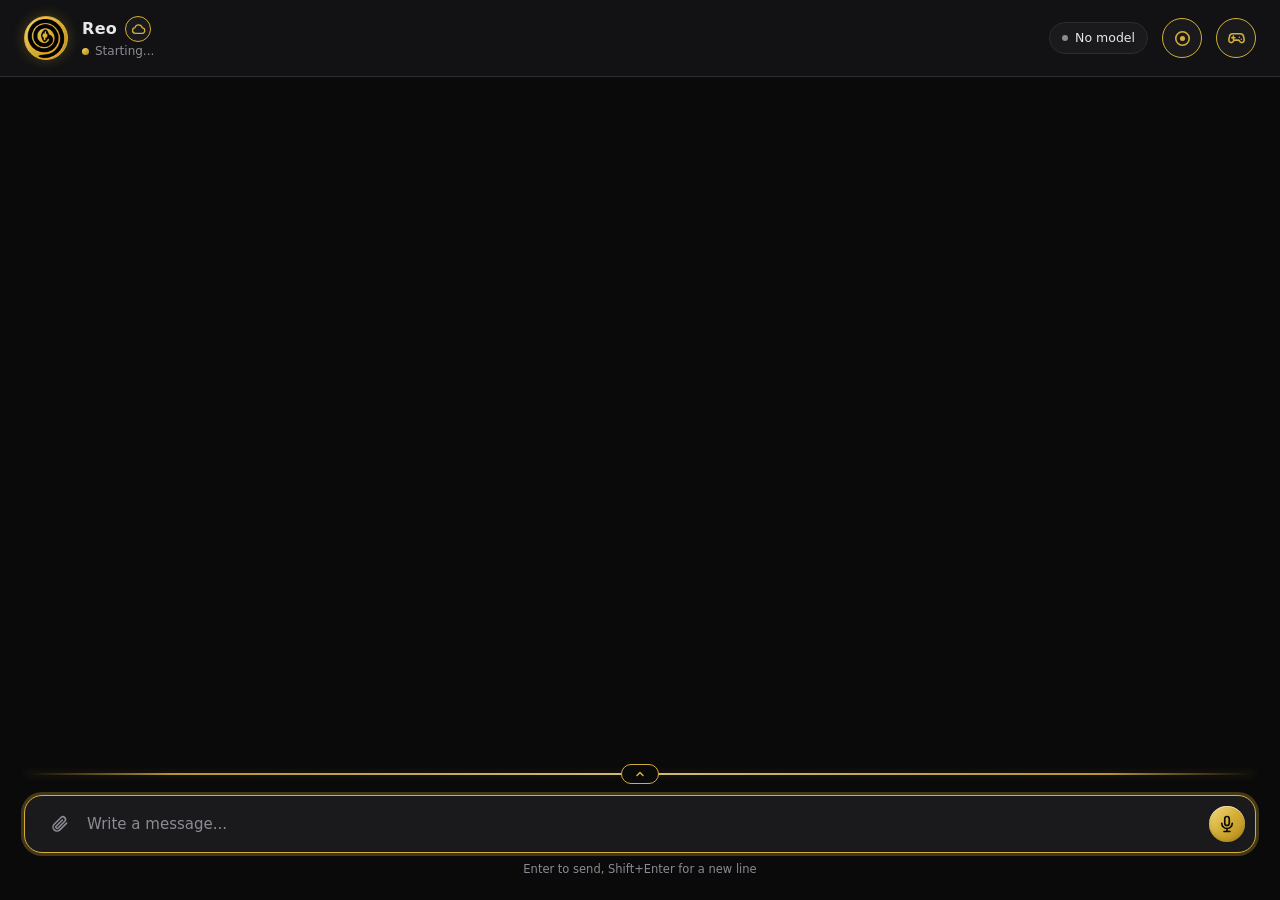
<file: reo/ui/index.html>
<!doctype html>
<html lang="en">
<head>
<meta charset="utf-8">
<meta name="viewport" content="width=device-width, initial-scale=1">
<title>Reo</title>
<link rel="icon" href="assets/reo.png" type="image/png">
<link rel="stylesheet" href="reo.css">
<!--DEV-->
</head>
<body>
<div class="winbar" id="winbar" hidden>
  <img class="winicon" alt="" src="assets/reo.png"><span class="wintitle">Reo</span>
  <div class="wincontrols">
    <button type="button" id="winMin" title="Minimize" aria-label="Minimize"><svg viewBox="0 0 12 12"><path d="M2 6h8"/></svg></button>
    <button type="button" id="winMax" title="Maximize" aria-label="Maximize"><svg viewBox="0 0 12 12"><rect x="2.5" y="2.5" width="7" height="7" rx="1"/></svg></button>
    <button type="button" id="winClose" class="close" title="Close" aria-label="Close Reo"><svg viewBox="0 0 12 12"><path d="M2.5 2.5l7 7M9.5 2.5l-7 7"/></svg></button>
  </div>
</div>
<div class="app">
  <header>
    <div class="avatar" id="avatar" role="button" tabindex="0" aria-label="Conversations" aria-expanded="false" title="Conversations (Ctrl+K)"><img alt="Reo" id="avatarImg"></div>
    <div class="id">
      <div class="namerow"><h1 id="name">Reo</h1>
        <button id="cloudBtn" type="button" aria-pressed="false" title="Cloud model: answer with the API provider instead of the local model" aria-label="Cloud model">
          <svg viewBox="0 0 24 24" fill="none" stroke="currentColor" stroke-width="2" stroke-linecap="round" stroke-linejoin="round"><path d="M7 18a4.5 4.5 0 0 1-.6-8.96A6 6 0 0 1 18 9.5a4.2 4.2 0 0 1-.5 8.5z"/></svg>
        </button>
      </div>
      <div class="status"><span class="dot busy" id="dot"></span><span id="status">Starting...</span></div>
    </div>
    <button class="chip" id="modelChip" type="button" title="Models"><span class="dot off" id="chipDot"></span><span id="chipText">No model</span></button>
    <button id="orbBtn" type="button" title="Orb mode" aria-label="Orb mode" aria-pressed="false">
      <svg viewBox="0 0 24 24" fill="none" stroke="currentColor" stroke-width="2" stroke-linecap="round" stroke-linejoin="round"><circle cx="12" cy="12" r="8.5"/><circle cx="12" cy="12" r="3.2" fill="currentColor" stroke="none"/></svg>
    </button>
    <button id="gameBtn" type="button" title="Gameplay: let Reo play a game for you" aria-label="Gameplay" aria-haspopup="dialog">
      <svg viewBox="0 0 24 24" fill="none" stroke="currentColor" stroke-width="2" stroke-linecap="round" stroke-linejoin="round"><path d="M6 11h4M8 9v4"/><circle cx="15.5" cy="10.5" r=".9" fill="currentColor" stroke="none"/><circle cx="18" cy="13" r=".9" fill="currentColor" stroke="none"/><path d="M7.2 6h9.6a4.2 4.2 0 0 1 4.1 3.3l.8 4.4a3 3 0 0 1-5.2 2.4L14.8 14H9.2l-1.7 2.1a3 3 0 0 1-5.2-2.4l.8-4.4A4.2 4.2 0 0 1 7.2 6z"/></svg>
    </button>
  </header>

  <main id="messages" aria-live="polite"></main>

  <div class="tray" id="tray">
    <button class="tray-line" id="trayLine" type="button" aria-expanded="false" aria-controls="trayPanel" title="Options">
      <span class="grip"><svg viewBox="0 0 24 24" fill="none" stroke="currentColor" stroke-width="3" stroke-linecap="round" stroke-linejoin="round"><path d="M6 15l6-6 6 6"/></svg></span>
    </button>
    <div class="tray-panel" id="trayPanel">
      <div class="tray-inner">
        <div class="tray-row">
          <button class="switch" type="button" role="switch" aria-checked="false" data-key="deepThinking" title="Slower, more careful answers">
            <span class="track"><span class="thumb"></span></span><span>Deep thinking</span>
          </button>
          <button class="switch" type="button" role="switch" aria-checked="false" data-key="computerControl" title="Allows Reo to operate your computer, but only when you ask him to in a message">
            <span class="track"><span class="thumb"></span></span><span>Computer Control</span>
          </button>
          <button class="menu-btn" id="menuBtn" type="button" aria-haspopup="dialog">
            <svg viewBox="0 0 24 24" fill="none" stroke="currentColor" stroke-width="2.2" stroke-linecap="round"><path d="M4 7h16M4 12h16M4 17h16"/></svg>Menu
          </button>
        </div>
      </div>
    </div>
  </div>

  <div class="menu-overlay" id="menuOverlay" hidden>
    <div class="menu-dialog" role="dialog" aria-modal="true" aria-labelledby="menuTitle">
      <div class="menu-head">
        <h2 id="menuTitle">Menu</h2>
        <button class="icon-btn" id="menuClose" type="button" aria-label="Close menu">
          <svg viewBox="0 0 24 24" fill="none" stroke="currentColor" stroke-width="2.4" stroke-linecap="round"><path d="M6 6l12 12M18 6L6 18"/></svg>
        </button>
      </div>
      <div class="menu-body" id="menuBody">
        <div class="menu-row"><div class="menu-row-head">
          <span class="menu-label">Models<span class="menu-sub" id="menuModelSub">No model loaded</span></span>
          <button type="button" class="menu-select connect" data-panel="models">Manage</button>
        </div></div>
        <div class="menu-sep"></div>
        <div class="menu-row"><div class="menu-row-head">
          <span class="menu-label">API provider<span class="menu-sub" id="menuApiSub">Fallback not set up</span></span>
          <button type="button" class="menu-select" data-panel="api">Set up</button>
        </div></div>
        <div class="menu-sep"></div>
        <div class="menu-row"><div class="menu-row-head">
          <span class="menu-label">Settings<span class="menu-sub">Personality, generation, performance</span></span>
          <button type="button" class="menu-select" data-panel="settings">Open</button>
        </div></div>
        <div class="menu-sep"></div>
        <div class="menu-row">
          <div class="menu-row-head">
            <span class="menu-label">Microphone</span>
            <button type="button" class="menu-select" id="micSelect" aria-haspopup="listbox" aria-expanded="false"><span class="val" id="micValue">System default</span><svg viewBox="0 0 24 24" fill="none" stroke="currentColor" stroke-width="3" stroke-linecap="round" stroke-linejoin="round"><path d="M6 9l6 6 6-6"/></svg></button>
          </div>
          <ul class="menu-list" id="micList" role="listbox" aria-label="Microphones" hidden></ul>
        </div>
        <div class="menu-sep"></div>
        <div class="menu-row">
          <div class="menu-row-head">
            <span class="menu-label">Reo's Voice</span>
            <div class="voice-controls">
              <button type="button" class="menu-select" id="voiceSelect" aria-haspopup="listbox" aria-expanded="false"><span class="val" id="voiceValue">Not selected</span><svg viewBox="0 0 24 24" fill="none" stroke="currentColor" stroke-width="3" stroke-linecap="round" stroke-linejoin="round"><path d="M6 9l6 6 6-6"/></svg></button>
              <button type="button" class="menu-select preview" id="voicePreview" title="Preview this voice" aria-label="Preview this voice">Preview</button>
            </div>
          </div>
          <div class="voice-dl" id="voiceDl" role="status" aria-live="polite" hidden>
            <div class="voice-dl-top">
              <span class="voice-dl-msg" id="voiceDlMsg"></span>
              <button type="button" class="menu-select connect" id="voiceDlBtn" hidden>Download</button>
              <button type="button" class="voice-dl-cancel" id="voiceDlCancel" hidden>Cancel</button>
            </div>
            <div class="progress" id="voiceDlBar" hidden><i></i></div>
            <div class="voice-dl-meta" id="voiceDlMeta" hidden></div>
          </div>
          <ul class="menu-list" id="voiceList" role="listbox" aria-label="Voicebanks" hidden></ul>
        </div>
        <div class="menu-sep"></div>
        <div class="menu-row">
          <div class="menu-row-head">
            <span class="menu-label">Volume</span>
            <div class="range-row voice-volume"><input type="range" id="volumeRange" min="0" max="100" step="1" value="100" aria-label="Voice volume"><output id="volumeOut">100%</output></div>
          </div>
        </div>
        <div class="menu-sep"></div>
        <div class="menu-row">
          <div class="menu-row-head"><span class="menu-label">Pronunciation</span></div>
          <textarea class="pron-in" id="pronRules" rows="3" spellcheck="false" aria-label="Pronunciation rules" placeholder="colega = co le ga"></textarea>
          <div class="hint2">One rule per line: the word = how it should sound. Only changes speech, not the text.</div>
        </div>
        <div class="menu-sep"></div>
        <div class="menu-row"><div class="menu-row-head">
          <span class="menu-label">Discord</span>
          <button type="button" class="menu-select connect" id="discordBtn">Connect</button>
        </div></div>
      </div>
    </div>
  </div>

  <div class="panel-overlay" id="panelOverlay" hidden>
    <div class="menu-dialog wide" role="dialog" aria-modal="true" aria-labelledby="panelTitle">
      <div class="menu-head">
        <h2 id="panelTitle">Models</h2>
        <button class="icon-btn" id="panelClose" type="button" aria-label="Close">
          <svg viewBox="0 0 24 24" fill="none" stroke="currentColor" stroke-width="2.4" stroke-linecap="round"><path d="M6 6l12 12M18 6L6 18"/></svg>
        </button>
      </div>
      <div class="tabs" role="tablist" id="panelTabs">
        <button class="tab" role="tab" data-panel="models">Models</button>
        <button class="tab" role="tab" data-panel="api">API provider</button>
        <button class="tab" role="tab" data-panel="gameplay">Gameplay</button>
        <button class="tab" role="tab" data-panel="settings">Settings</button>
      </div>
      <div class="panel-body" id="panelBody"></div>
    </div>
  </div>

  <div class="computing" id="computing" role="status" aria-live="polite" hidden><span class="pulse"></span>Computing, press <kbd>Esc</kbd> to stop me</div>
  <div class="composer">
    <div class="files" id="files"></div>
    <div class="input-box">
      <button class="attach-btn" id="attachBtn" type="button" title="Attach documents (PDF, Word, Excel, PowerPoint) or text and code files" aria-label="Attach files">
        <svg viewBox="0 0 24 24" fill="none" stroke="currentColor" stroke-width="2" stroke-linecap="round" stroke-linejoin="round"><path d="M21 11.5l-8.6 8.6a5 5 0 0 1-7.1-7.1l8.6-8.6a3.4 3.4 0 0 1 4.8 4.8l-8.6 8.6a1.7 1.7 0 0 1-2.4-2.4l7.9-7.9"/></svg>
      </button>
      <textarea id="input" rows="1" placeholder="Write a message..." autofocus></textarea>
      <button id="send" type="button" data-mode="mic" title="Dictate a message" aria-label="Dictate a message">
        <svg class="ico-send" viewBox="0 0 24 24" fill="none" stroke="currentColor" stroke-width="2.4" stroke-linecap="round" stroke-linejoin="round"><path d="M12 19V5M5 12l7-7 7 7"/></svg>
        <svg class="ico-mic" viewBox="0 0 24 24" fill="none" stroke="currentColor" stroke-width="2.2" stroke-linecap="round" stroke-linejoin="round"><rect x="9" y="2" width="6" height="12" rx="3"/><path d="M5 11a7 7 0 0 0 14 0M12 18v4M8 22h8"/></svg>
        <svg class="ico-stop" viewBox="0 0 24 24" fill="currentColor"><rect x="6" y="6" width="12" height="12" rx="2.5"/></svg>
      </button>
    </div>
    <input type="file" id="fileInput" multiple hidden>
    <div class="hint">Enter to send, Shift+Enter for a new line</div>
  </div>
</div>

<div class="drawer-scrim" id="drawerScrim"></div>
<aside class="drawer" id="drawer" aria-label="Conversations">
  <div class="drawer-top">
    <button class="new-chat" id="newChat" type="button" title="New conversation (Ctrl+N)">
      <span class="icon"><img alt="" id="drawerIcon"></span><span>New conversation</span>
    </button>
    <input class="in" id="search" type="search" placeholder="Search conversations" aria-label="Search conversations">
  </div>
  <div class="conv-list" id="convList"></div>
</aside>

<div class="orb-view" id="orb" data-state="idle">
  <button id="orbExit" type="button" title="Back to chat (Esc)" aria-label="Back to chat">
    <svg viewBox="0 0 24 24" fill="none" stroke="currentColor" stroke-width="2" stroke-linecap="round" stroke-linejoin="round"><path d="M4 9V4h5M20 9V4h-5M4 15v5h5M20 15v5h-5"/></svg>
  </button>
  <div class="orb-popup-host" id="orbPopupHost"></div>
  <div class="orb-wrap" id="orbWrap" title="Click to mute or unmute">
    <span class="orb-spin"></span>
    <div class="orb"><img alt="Reo" id="orbImg"></div>
  </div>
</div>

<div class="toasts" id="toasts"></div>

<script src="app.js"></script>
</body>
</html>
</file>
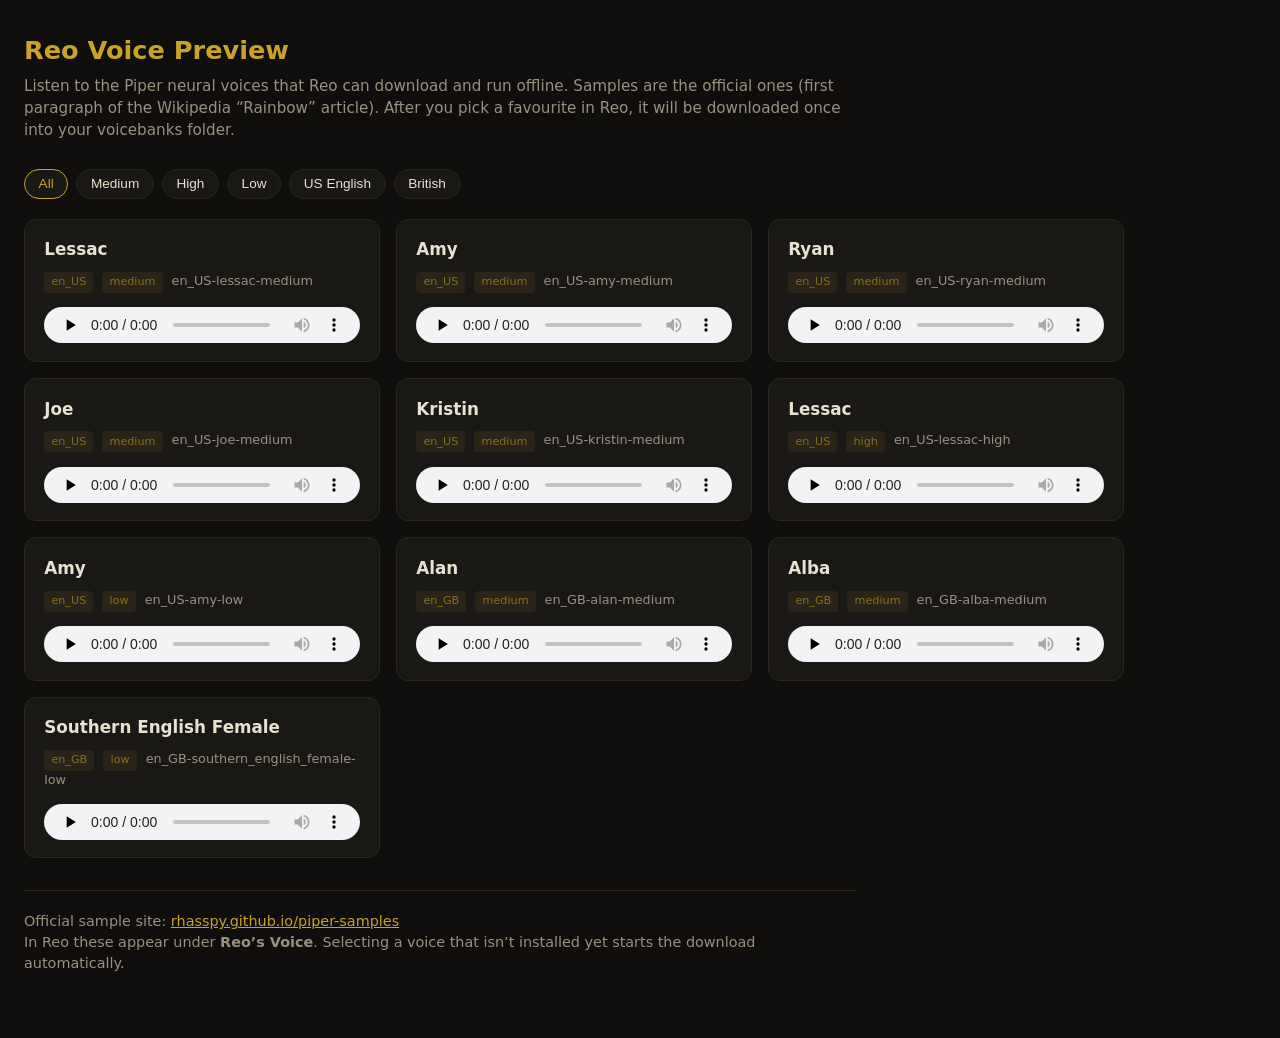
<file: tools/voice_preview.html>
<!DOCTYPE html>
<html lang="en">
<head>
<meta charset="utf-8">
<meta name="viewport" content="width=device-width, initial-scale=1">
<title>Reo — Piper Voice Preview</title>
<style>
  :root {
    --bg: #0f0e0c;
    --card: #1a1814;
    --gold: #c9a227;
    --gold-dim: #8a7019;
    --text: #e8e0d0;
    --muted: #9a9080;
    --border: #2a2620;
  }
  * { box-sizing: border-box; margin: 0; padding: 0; }
  body {
    font-family: "Segoe UI", system-ui, sans-serif;
    background: var(--bg);
    color: var(--text);
    min-height: 100vh;
    padding: 2rem 1.5rem 4rem;
    line-height: 1.45;
  }
  h1 {
    font-size: 1.6rem;
    font-weight: 600;
    color: var(--gold);
    margin-bottom: 0.35rem;
  }
  .sub {
    color: var(--muted);
    font-size: 0.95rem;
    margin-bottom: 1.75rem;
    max-width: 52rem;
  }
  .grid {
    display: grid;
    grid-template-columns: repeat(auto-fill, minmax(280px, 1fr));
    gap: 1rem;
    max-width: 1100px;
  }
  .card {
    background: var(--card);
    border: 1px solid var(--border);
    border-radius: 12px;
    padding: 1.1rem 1.2rem;
    display: flex;
    flex-direction: column;
    gap: 0.65rem;
  }
  .card h2 {
    font-size: 1.05rem;
    font-weight: 600;
    color: var(--text);
  }
  .meta {
    font-size: 0.8rem;
    color: var(--muted);
  }
  .badge {
    display: inline-block;
    font-size: 0.7rem;
    padding: 0.15rem 0.45rem;
    border-radius: 4px;
    background: #2a2418;
    color: var(--gold-dim);
    margin-right: 0.3rem;
  }
  audio {
    width: 100%;
    height: 36px;
    margin-top: 0.25rem;
  }
  .note {
    margin-top: 2rem;
    max-width: 52rem;
    font-size: 0.9rem;
    color: var(--muted);
    border-top: 1px solid var(--border);
    padding-top: 1.25rem;
  }
  a { color: var(--gold); }
  .filter {
    margin-bottom: 1.25rem;
    display: flex;
    flex-wrap: wrap;
    gap: 0.5rem;
  }
  .filter button {
    background: var(--card);
    border: 1px solid var(--border);
    color: var(--text);
    padding: 0.4rem 0.85rem;
    border-radius: 999px;
    cursor: pointer;
    font-size: 0.85rem;
  }
  .filter button.active, .filter button:hover {
    border-color: var(--gold);
    color: var(--gold);
  }
</style>
</head>
<body>
  <h1>Reo Voice Preview</h1>
  <p class="sub">
    Listen to the Piper neural voices that Reo can download and run offline.
    Samples are the official ones (first paragraph of the Wikipedia “Rainbow” article).
    After you pick a favourite in Reo, it will be downloaded once into your voicebanks folder.
  </p>

  <div class="filter" id="filters">
    <button class="active" data-q="all">All</button>
    <button data-q="medium">Medium</button>
    <button data-q="high">High</button>
    <button data-q="low">Low</button>
    <button data-q="en_US">US English</button>
    <button data-q="en_GB">British</button>
  </div>

  <div class="grid" id="grid"></div>

  <p class="note">
    Official sample site: <a href="https://rhasspy.github.io/piper-samples/" target="_blank" rel="noopener">rhasspy.github.io/piper-samples</a><br>
    In Reo these appear under <strong>Reo’s Voice</strong>. Selecting a voice that isn’t installed yet starts the download automatically.
  </p>

<script>
const VOICES = [
  { id: "en_US-lessac-medium", name: "Lessac",  lang: "en_US", quality: "medium", sample: "https://rhasspy.github.io/piper-samples/samples/en_US-lessac-medium.wav" },
  { id: "en_US-amy-medium",    name: "Amy",     lang: "en_US", quality: "medium", sample: "https://rhasspy.github.io/piper-samples/samples/en_US-amy-medium.wav" },
  { id: "en_US-ryan-medium",   name: "Ryan",    lang: "en_US", quality: "medium", sample: "https://rhasspy.github.io/piper-samples/samples/en_US-ryan-medium.wav" },
  { id: "en_US-joe-medium",    name: "Joe",     lang: "en_US", quality: "medium", sample: "https://rhasspy.github.io/piper-samples/samples/en_US-joe-medium.wav" },
  { id: "en_US-kristin-medium",name: "Kristin", lang: "en_US", quality: "medium", sample: "https://rhasspy.github.io/piper-samples/samples/en_US-kristin-medium.wav" },
  { id: "en_US-lessac-high",   name: "Lessac",  lang: "en_US", quality: "high",   sample: "https://rhasspy.github.io/piper-samples/samples/en_US-lessac-high.wav" },
  { id: "en_US-amy-low",       name: "Amy",     lang: "en_US", quality: "low",    sample: "https://rhasspy.github.io/piper-samples/samples/en_US-amy-low.wav" },
  { id: "en_GB-alan-medium",   name: "Alan",    lang: "en_GB", quality: "medium", sample: "https://rhasspy.github.io/piper-samples/samples/en_GB-alan-medium.wav" },
  { id: "en_GB-alba-medium",   name: "Alba",    lang: "en_GB", quality: "medium", sample: "https://rhasspy.github.io/piper-samples/samples/en_GB-alba-medium.wav" },
  { id: "en_GB-southern_english_female-low", name: "Southern English Female", lang: "en_GB", quality: "low", sample: "https://rhasspy.github.io/piper-samples/samples/en_GB-southern_english_female-low.wav" },
];

const grid = document.getElementById("grid");
let filter = "all";

function render() {
  grid.innerHTML = "";
  VOICES.filter(v => {
    if (filter === "all") return true;
    if (filter === "medium" || filter === "high" || filter === "low") return v.quality === filter;
    return v.lang === filter;
  }).forEach(v => {
    const card = document.createElement("div");
    card.className = "card";
    card.innerHTML = `
      <h2>${v.name}</h2>
      <div class="meta">
        <span class="badge">${v.lang}</span>
        <span class="badge">${v.quality}</span>
        <span>${v.id}</span>
      </div>
      <audio controls preload="none" src="${v.sample}"></audio>
    `;
    grid.appendChild(card);
  });
}

document.getElementById("filters").addEventListener("click", e => {
  if (e.target.tagName !== "BUTTON") return;
  document.querySelectorAll("#filters button").forEach(b => b.classList.remove("active"));
  e.target.classList.add("active");
  filter = e.target.dataset.q;
  render();
});

render();
</script>
</body>
</html>
</file>
<file: reo/ui/reo.css>
/* ===== Base design: carried over from Reo_UI.html ===== */
:root {
  --bg: #0a0a0b;
  --panel: #121214;
  --surface: #1a1a1d;
  --surface-2: #222226;
  --border: #2c2c31;
  --text: #e8e8ea;
  --muted: #8b8b93;
  --gold: #d4af37;
  --gold-soft: rgba(212, 175, 55, 0.28);
  --gold-grad: linear-gradient(135deg, #f6dc82 0%, #d4af37 48%, #b58b1a 100%);
  --gold-shine: inset 0 1px 0 rgba(255,255,255,.55), inset 0 -2px 4px rgba(120,85,0,.3);
  --danger: #e5484d;
  --ok: #46a758;
  --radius: 14px;
}
* { box-sizing: border-box; margin: 0; padding: 0; }
html, body { height: 100%; }
html { overflow: hidden; background: var(--bg); }
body {
  background: var(--bg);
  color: var(--text);
  font-family: "Segoe UI", system-ui, -apple-system, sans-serif;
  font-size: 15px;
  line-height: 1.5;
  display: flex;
  justify-content: center;
  overflow: hidden;
}
button { font: inherit; }

.app { flex: 1 1 auto; min-width: 0; width: 100%; height: 100%; position: relative; display: flex; flex-direction: column; }   /* fills the whole window */

header {
  display: flex; align-items: center; gap: 14px;
  padding: 16px 24px;
  border-bottom: 1px solid var(--border);
  background: var(--panel);
  flex-shrink: 0;
}
.avatar {
  width: 44px; height: 44px; border-radius: 50%;
  background: var(--gold-grad); border: 1.5px solid var(--gold);
  box-shadow: 0 0 14px var(--gold-soft);
  flex-shrink: 0; overflow: hidden;
  cursor: pointer; transition: box-shadow .15s;
}
.avatar:hover { box-shadow: 0 0 22px rgba(212, 175, 55, .55); }
.avatar:focus-visible { outline: 2px solid var(--gold); outline-offset: 3px; }
.avatar img { width: 100%; height: 100%; object-fit: cover; display: block; }
.id { min-width: 0; }
.id h1 { font-size: 16px; font-weight: 600; letter-spacing: .02em; }
.id .status { font-size: 12px; color: var(--muted); display: flex; align-items: center; gap: 6px; white-space: nowrap; overflow: hidden; text-overflow: ellipsis; }
.dot { width: 7px; height: 7px; border-radius: 50%; background: var(--gold-grad); flex-shrink: 0; }
.dot.busy { animation: blink 1.2s infinite; }
.dot.off { background: var(--muted); }
.dot.err { background: var(--danger); }

#orbBtn, #gameBtn {
  width: 40px; height: 40px; border-radius: 50%;
  border: 1.5px solid var(--gold); background: var(--surface); color: var(--gold);
  cursor: pointer; display: grid; place-items: center; flex-shrink: 0;
  transition: background .15s, color .15s, box-shadow .15s, transform .1s;
}
#gameBtn:hover, #orbBtn:hover { box-shadow: 0 0 0 3px var(--gold-soft); }
#gameBtn:active, #orbBtn:active { transform: scale(.94); }
#gameBtn:focus-visible, #orbBtn:focus-visible { outline: 2px solid var(--gold); outline-offset: 3px; }
#gameBtn svg, #orbBtn svg { width: 19px; height: 19px; }
#gameBtn.active { background: var(--gold-grad); color: #0a0a0b; animation: pulse 1.4s ease-out infinite; }
@keyframes pulse { 0% { box-shadow: 0 0 0 0 rgba(212, 175, 55, .55); } 100% { box-shadow: 0 0 0 12px rgba(212, 175, 55, 0); } }

/* Messages */
#messages {
  flex: 1; overflow-y: auto; padding: 24px;
  display: flex; flex-direction: column; gap: 14px; scroll-behavior: smooth;
}
#messages::-webkit-scrollbar { width: 8px; }
#messages::-webkit-scrollbar-thumb { background: var(--surface-2); border-radius: 8px; }

.msg {
  max-width: 78%; padding: 10px 14px; border-radius: var(--radius);
  overflow-wrap: anywhere; animation: in .18s ease-out; position: relative;
}
.msg.user {
  align-self: flex-end; white-space: pre-wrap;
  background: var(--surface-2); border: 1px solid var(--border); border-bottom-right-radius: 4px;
}
.msg.bot, .orb-popup {
  align-self: flex-start; color: #1c1404;
  border: 1px solid #f3dc8c; border-bottom-left-radius: 4px;
  background:
    linear-gradient(180deg, rgba(255,255,255,.38) 0%, rgba(255,255,255,0) 52%),
    linear-gradient(115deg, transparent 35%, rgba(255,255,255,.5) 48%, transparent 60%),
    linear-gradient(135deg, #f6dc82 0%, #d4af37 48%, #b58b1a 100%);
  background-size: 100% 100%, 250% 100%, 100% 100%;
  background-position: 0 0, 100% 0, 0 0;
  background-repeat: no-repeat;
  box-shadow: 0 8px 20px rgba(0,0,0,.6), 0 2px 8px rgba(212,175,55,.22),
    inset 0 1px 0 rgba(255,255,255,.6), inset 0 -2px 5px rgba(120,85,0,.35);
  text-shadow: 0 1px 0 rgba(255,255,255,.28);
  animation: in .18s ease-out, shine 1.3s ease-out .12s 1 both;
}
.msg.bot .typing i { background: rgba(28, 20, 4, .65); }
@keyframes shine { from { background-position: 0 0, 100% 0, 0 0; } to { background-position: 0 0, 0% 0, 0 0; } }
.typing { display: inline-flex; gap: 4px; padding: 4px 0; }
.typing i { width: 6px; height: 6px; border-radius: 50%; background: var(--muted); animation: blink 1.2s infinite; }
.typing i:nth-child(2) { animation-delay: .15s; }
.typing i:nth-child(3) { animation-delay: .3s; }
@keyframes in { from { opacity: 0; transform: translateY(6px); } to { opacity: 1; transform: none; } }
@keyframes blink { 0%, 80%, 100% { opacity: .25; } 40% { opacity: 1; } }

/* Composer */
.composer { padding: 10px 24px 22px; background: linear-gradient(to top, var(--bg) 70%, transparent); flex-shrink: 0; }
.input-box {
  display: flex; align-items: flex-end; gap: 10px;
  background: var(--surface); border: 1.5px solid var(--gold); border-radius: 18px;
  padding: 10px 10px 10px 16px; transition: box-shadow .15s;
}
.input-box:focus-within { box-shadow: 0 0 0 3px var(--gold-soft); }
#input {
  flex: 1; background: transparent; border: none; outline: none; resize: none;
  color: var(--text); font: inherit; line-height: 1.5; max-height: 40vh; overflow-y: hidden; padding: 6px 0;
}
#input::placeholder { color: var(--muted); }
#input::-webkit-scrollbar { width: 6px; }
#input::-webkit-scrollbar-thumb { background: var(--surface-2); border-radius: 6px; }
#send {
  width: 36px; height: 36px; border-radius: 50%; border: none;
  background: var(--gold-grad); box-shadow: var(--gold-shine); color: #0a0a0b; cursor: pointer;
  display: grid; place-items: center; flex-shrink: 0; transition: opacity .15s, transform .1s;
}
#send:disabled { opacity: .3; cursor: default; }
#send:not(:disabled):hover { transform: scale(1.06); }
#send svg { width: 18px; height: 18px; }
#send .ico-stop { display: none; }
#send[data-mode="mic"] .ico-send, #send[data-mode="rec"] .ico-send, #send[data-mode="stop"] .ico-send { display: none; }
#send[data-mode="send"] .ico-mic, #send[data-mode="stop"] .ico-mic { display: none; }
#send[data-mode="stop"] .ico-stop { display: block; }
#send[data-mode="rec"] { animation: pulse 1.4s ease-out infinite; }
.hint { margin-top: 8px; font-size: 11.5px; color: var(--muted); text-align: center; }

/* Orb mode */
.orb-view {
  --orb: min(200px, 38vmin);
  position: fixed; inset: 0; display: none; align-items: center; justify-content: center;
  background: radial-gradient(circle at 50% 50%, #151517 0%, var(--bg) 70%); user-select: none;
}
body.orb-mode .app { display: none; }
body.orb-mode .orb-view { display: flex; }
.orb-wrap {
  position: relative; width: var(--orb); height: var(--orb); cursor: pointer;
  transform: scale(calc(1 + var(--level, 0) * .1)); transition: transform .08s linear;
}
.orb-wrap::before, .orb-wrap::after {
  content: ''; position: absolute; inset: 0; border-radius: 50%; border: 2px solid var(--gold); opacity: 0; pointer-events: none;
}
.orb {
  position: relative; width: 100%; height: 100%; border-radius: 50%; overflow: hidden; background: var(--gold-grad);
  border: 3px solid var(--gold);
  box-shadow: 0 0 44px rgba(212,175,55,.38), 0 14px 32px rgba(0,0,0,.75);
  filter: brightness(.7) saturate(.8); transition: filter .3s, box-shadow .3s;
}
.orb img { width: 100%; height: 100%; object-fit: cover; display: block; }
.orb::after {
  content: ''; position: absolute; inset: 0; border-radius: 50%;
  background: radial-gradient(circle at 32% 22%, rgba(255,255,255,.55) 0%, rgba(255,255,255,0) 38%),
              radial-gradient(circle at 50% 50%, rgba(0,0,0,0) 58%, rgba(0,0,0,.38) 100%);
  pointer-events: none;
}
.orb-spin {
  position: absolute; inset: -12px; border-radius: 50%; display: none;
  background: conic-gradient(from 0deg, transparent 0 55%, var(--gold) 100%);
  -webkit-mask: radial-gradient(farthest-side, transparent calc(100% - 4px), #000 calc(100% - 3px));
          mask: radial-gradient(farthest-side, transparent calc(100% - 4px), #000 calc(100% - 3px));
  animation: spin 1.1s linear infinite; pointer-events: none;
}
.orb-view[data-state="listening"] .orb { filter: none; animation: breathe 1.6s ease-in-out infinite; box-shadow: 0 0 64px rgba(212,175,55,.6), 0 14px 32px rgba(0,0,0,.75); }
.orb-view[data-state="listening"] .orb-wrap::before { animation: ring 2s ease-out infinite; }
.orb-view[data-state="listening"] .orb-wrap::after { animation: ring 2s ease-out 1s infinite; }
.orb-view[data-state="thinking"] .orb { filter: brightness(.95); }
.orb-view[data-state="thinking"] .orb-spin { display: block; }
@keyframes breathe { 0%, 100% { transform: scale(1); } 50% { transform: scale(1.045); } }
@keyframes ring { 0% { transform: scale(1); opacity: .55; } 100% { transform: scale(1.7); opacity: 0; } }
@keyframes spin { to { transform: rotate(360deg); } }
.orb-popup-host { position: absolute; left: 0; right: 0; bottom: calc(50% + var(--orb) / 2 + 28px); display: flex; justify-content: center; padding: 0 16px; pointer-events: none; }
.orb-popup { position: relative; pointer-events: auto; cursor: pointer; max-width: min(420px, 100%); padding: 12px 16px; border-radius: 16px; transition: opacity .3s, transform .3s; }
.orb-popup::after {
  content: ''; position: absolute; left: 50%; bottom: -7px; width: 14px; height: 14px; margin-left: -7px;
  background: #c39a25; border-right: 1px solid #f3dc8c; border-bottom: 1px solid #f3dc8c;
  transform: rotate(45deg); border-bottom-right-radius: 3px;
}
.orb-popup-text { white-space: pre-wrap; overflow-wrap: anywhere; max-height: calc(50vh - var(--orb) / 2 - 70px); overflow-y: auto; }
.orb-popup.out { opacity: 0; transform: translateY(8px); animation: none; }
#orbExit {
  position: absolute; top: 16px; right: 16px; width: 36px; height: 36px; border-radius: 50%;
  border: 1.5px solid var(--gold-soft); background: var(--surface); color: var(--gold);
  cursor: pointer; display: grid; place-items: center; opacity: .7; transition: opacity .15s, border-color .15s;
}
#orbExit:hover { opacity: 1; border-color: var(--gold); }
#orbExit svg { width: 17px; height: 17px; }

/* Options tray (golden line) */
.tray { flex-shrink: 0; padding: 0 24px; }
.tray-line { display: block; position: relative; width: 100%; height: 22px; background: none; border: none; cursor: pointer; color: var(--gold); }
.tray-line::before {
  content: ''; position: absolute; left: 0; right: 0; top: 50%; height: 1.5px; margin-top: -.75px;
  background: linear-gradient(90deg, transparent, var(--gold) 12%, #f6dc82 50%, var(--gold) 88%, transparent);
  box-shadow: 0 0 8px var(--gold-soft); opacity: .85; transition: opacity .15s, box-shadow .15s;
}
.tray-line:hover::before, .tray-line:focus-visible::before { opacity: 1; box-shadow: 0 0 14px rgba(212,175,55,.55); }
.tray-line:focus-visible { outline: none; }
.tray-line .grip {
  position: absolute; left: 50%; top: 50%; width: 38px; height: 20px; margin: -10px 0 0 -19px;
  border-radius: 10px; background: var(--bg); border: 1.5px solid var(--gold); display: grid; place-items: center;
}
.tray-line .grip svg { width: 12px; height: 12px; transition: transform .25s; }
.tray-line[aria-expanded="true"] .grip svg { transform: rotate(180deg); }
.tray-panel { display: grid; grid-template-rows: 0fr; transition: grid-template-rows .28s ease; }
.tray.open .tray-panel { grid-template-rows: 1fr; }
.tray-inner { overflow: hidden; min-height: 0; visibility: hidden; transition: visibility 0s .28s; }
.tray.open .tray-inner { visibility: visible; transition-delay: 0s; }
.tray-row { display: flex; align-items: center; flex-wrap: wrap; gap: 10px 26px; padding: 10px 4px 8px; }
.switch { display: inline-flex; align-items: center; gap: 10px; background: none; border: none; color: var(--text); font-size: 13.5px; cursor: pointer; padding: 4px 0; }
.switch .track { position: relative; width: 38px; height: 22px; border-radius: 11px; background: var(--surface-2); border: 1.5px solid var(--border); transition: background .18s, border-color .18s; }
.switch .thumb { position: absolute; top: 2px; left: 2px; width: 15px; height: 15px; border-radius: 50%; background: var(--muted); transition: transform .18s, background .18s; }
.switch[aria-checked="true"] .track { background: rgba(212,175,55,.2); border-color: var(--gold); }
.switch[aria-checked="true"] .thumb { transform: translateX(16px); background: var(--gold-grad); }
.switch:focus-visible .track { box-shadow: 0 0 0 3px var(--gold-soft); outline: none; }
.menu-btn {
  margin-left: auto; display: inline-flex; align-items: center; gap: 8px; padding: 7px 16px; border-radius: 999px;
  border: 1.5px solid var(--gold); background: var(--surface); color: var(--gold); font-size: 13.5px; cursor: pointer; transition: box-shadow .15s;
}
.menu-btn:hover, .menu-btn:focus-visible { box-shadow: 0 0 0 3px var(--gold-soft); outline: none; }
.menu-btn svg { width: 15px; height: 15px; }

/* Menu pop-up */
.menu-overlay {
  position: absolute; inset: 0; z-index: 10; display: flex; align-items: center; justify-content: center;
  background: rgba(0,0,0,.62); -webkit-backdrop-filter: blur(3px); backdrop-filter: blur(3px); padding: 20px;
}
.menu-overlay[hidden] { display: none; }
.menu-dialog {
  width: min(420px, 100%); max-height: 88%; display: flex; flex-direction: column;
  background: var(--panel); border: 1.5px solid var(--gold); border-radius: 18px;
  box-shadow: 0 18px 50px rgba(0,0,0,.75), 0 0 24px var(--gold-soft); animation: in .18s ease-out;
}
.menu-dialog.wide { width: min(660px, 100%); }
.menu-head { display: flex; align-items: center; justify-content: space-between; gap: 10px; padding: 14px 16px 12px 20px; border-bottom: 1px solid var(--border); }
.menu-head h2 { font-size: 15px; font-weight: 600; letter-spacing: .03em; color: var(--gold); flex: 1; }
.icon-btn { width: 30px; height: 30px; border-radius: 50%; border: 1px solid var(--border); background: var(--surface); color: var(--text); cursor: pointer; display: grid; place-items: center; flex-shrink: 0; }
.icon-btn:hover { border-color: var(--gold); color: var(--gold); }
.icon-btn svg { width: 14px; height: 14px; }
.menu-body { padding: 4px 18px 12px; overflow-y: auto; overflow-x: hidden; display: flex; flex-direction: column; gap: 0; }
.menu-row { padding: 12px 0; }
.menu-row-head { display: flex; align-items: center; justify-content: space-between; gap: 14px; min-width: 0; }
.menu-row-head > .menu-label { flex: none; }
.menu-label { font-size: 14px; font-weight: 600; color: var(--text); }
.menu-sub { font-size: 12px; color: var(--muted); font-weight: 400; display: block; }
.menu-sep { height: 1px; background: linear-gradient(90deg, transparent, var(--gold) 10%, var(--gold) 90%, transparent); opacity: .75; }
.menu-select {
  display: inline-flex; align-items: center; gap: 8px; max-width: 62%; padding: 6px 12px;
  border-radius: 999px; border: 1.5px solid var(--gold); background: var(--surface); color: var(--text);
  font-size: 13px; cursor: pointer; transition: box-shadow .15s;
}
.menu-select:hover, .menu-select:focus-visible { box-shadow: 0 0 0 3px var(--gold-soft); outline: none; }
.menu-select .val { overflow: hidden; text-overflow: ellipsis; white-space: nowrap; }
.menu-select svg { width: 13px; height: 13px; flex-shrink: 0; color: var(--gold); transition: transform .2s; }
.menu-select[aria-expanded="true"] svg { transform: rotate(180deg); }
.menu-select.connect { background: var(--gold-grad); box-shadow: var(--gold-shine); color: #0a0a0b; font-weight: 600; }
.menu-select.connect:hover, .menu-select.connect:focus-visible { box-shadow: var(--gold-shine), 0 0 0 3px var(--gold-soft); }
.voice-controls { display: flex; align-items: center; justify-content: flex-end; gap: 8px; flex: 1 1 0; min-width: 0; }
.voice-controls #voiceSelect { flex: 0 1 auto; min-width: 0; max-width: none; }     /* the long voice name shrinks with an ellipsis ... */
.voice-controls .preview { flex: none; }                                              /* ... so Preview is never pushed out of view */
.menu-select > .val { min-width: 0; }
.menu-select.preview {
  padding: 6px 14px; font-weight: 600; color: var(--gold);
  border-color: var(--gold); background: transparent;
}
.menu-select.preview:hover, .menu-select.preview:focus-visible {
  background: var(--gold-soft); box-shadow: 0 0 0 3px var(--gold-soft);
}
.menu-select.preview:disabled { opacity: .45; cursor: default; }
.menu-list { list-style: none; margin-top: 10px; padding: 4px; max-height: 190px; overflow-y: auto; background: var(--surface); border: 1px solid var(--border); border-radius: 12px; }
.menu-list[hidden] { display: none; }
.menu-list li button { display: flex; align-items: center; justify-content: space-between; gap: 10px; width: 100%; text-align: left; padding: 8px 10px; border-radius: 8px; background: transparent; border: none; color: var(--text); font-size: 13.5px; cursor: pointer; }
.menu-list li button:hover, .menu-list li button:focus-visible { background: var(--surface-2); outline: none; }
.menu-list li button[aria-selected="true"] { color: var(--gold); }
.menu-list li button svg { width: 14px; height: 14px; flex-shrink: 0; color: var(--gold); }
.menu-list .opt-name { overflow: hidden; text-overflow: ellipsis; white-space: nowrap; }
.menu-empty { padding: 10px; font-size: 13px; color: var(--muted); }

/* Voice download: gold pill in the list, status card with progress bar and confirmation */
.dl-pill { margin-left: auto; flex-shrink: 0; padding: 2px 10px; border-radius: 999px; font-size: 11.5px; font-weight: 700; white-space: nowrap; cursor: pointer;
  color: #0a0a0b; background: var(--gold-grad); border: 1px solid #f3dc8c; box-shadow: var(--gold-shine); }
.dl-pill:hover, .dl-pill:focus-visible { box-shadow: var(--gold-shine), 0 0 0 3px var(--gold-soft); outline: none; }
.dl-pill.busy { color: var(--text); border-color: var(--gold); box-shadow: none; cursor: default;
  background: linear-gradient(90deg, rgba(212,175,55,.55) var(--p, 0%), var(--surface-2) var(--p, 0%)); }
.voice-dl { margin-top: 10px; padding: 10px 12px; display: flex; flex-direction: column; gap: 8px; border: 1px solid var(--gold-soft); border-radius: 12px; background: var(--surface); }
.voice-dl[hidden] { display: none; }
.voice-dl [hidden] { display: none !important; }      /* buttons/bars inside the card must really disappear */
.voice-dl-top { display: flex; align-items: center; justify-content: space-between; gap: 10px; }
.voice-dl-msg { flex: 1; font-size: 12.5px; line-height: 1.35; color: var(--muted); }
.voice-dl.is-error { border-color: rgba(229,72,77,.5); }
.voice-dl.is-error .voice-dl-msg { color: var(--danger); }
.voice-dl.is-done { border-color: var(--gold); box-shadow: 0 0 12px var(--gold-soft); }
.voice-dl.is-done .voice-dl-msg { color: var(--gold); font-weight: 600; }
.voice-dl.is-done .voice-dl-msg::before { content: '\2713'; display: inline-block; margin-right: 7px; font-weight: 800; }
.voice-dl .progress { margin-top: 0; height: 8px; }
.voice-dl .progress[hidden] { display: none; }
.voice-dl .progress.indet > i { width: 35% !important; animation: dlIndet 1.1s ease-in-out infinite; }
@keyframes dlIndet { from { transform: translateX(-100%); } to { transform: translateX(290%); } }
.voice-dl-meta { font-size: 11.5px; color: var(--muted); font-variant-numeric: tabular-nums; }
.voice-dl-cancel { background: none; border: 1px solid var(--border); color: var(--muted); border-radius: 999px; padding: 3px 10px; font-size: 12px; cursor: pointer; }
.voice-dl-cancel:hover { color: var(--text); border-color: var(--gold); }
.voice-dl.nudge { animation: dlNudge .5s ease-out 2; }
@keyframes dlNudge { 0%, 100% { box-shadow: 0 0 0 0 var(--gold-soft); } 50% { box-shadow: 0 0 0 6px var(--gold-soft); } }

/* Conversations drawer */
.drawer-scrim { position: fixed; inset: 0; z-index: 30; background: rgba(0,0,0,.55); opacity: 0; pointer-events: none; transition: opacity .28s; }
.drawer {
  position: fixed; top: 0; bottom: 0; left: 0; z-index: 31; width: min(320px, 90vw);
  display: flex; flex-direction: column; background: var(--panel); border-right: 1.5px solid var(--gold);
  box-shadow: 8px 0 30px rgba(0,0,0,.6); transform: translateX(-102%); visibility: hidden; transition: transform .28s ease, visibility 0s .28s;
}
body.drawer-open .drawer-scrim { opacity: 1; pointer-events: auto; }
body.drawer-open .drawer { transform: none; visibility: visible; transition-delay: 0s; }
body.orb-mode .drawer, body.orb-mode .drawer-scrim { display: none; }
/* Wide windows: the Conversations panel opens beside the chat and uses the free space instead of covering the chat. */
@media (min-width: 1100px) {
  .drawer-scrim { display: none; }
  .drawer { position: relative; order: -1; flex: none; width: clamp(300px, 24vw, 460px); transform: none; box-shadow: none; transition: none; display: none; visibility: visible; }
  body.drawer-open .drawer { display: flex; }
}
.drawer-top { padding: 14px 12px 10px; border-bottom: 1px solid var(--border); display: flex; flex-direction: column; gap: 10px; }
.new-chat { display: flex; align-items: center; gap: 12px; width: 100%; padding: 6px 8px; border-radius: 12px; background: none; border: 1px solid transparent; color: var(--muted); font-size: 13.5px; cursor: pointer; transition: background .15s, color .15s; }
.new-chat .icon { width: 36px; height: 36px; border-radius: 50%; flex-shrink: 0; border: 1.5px solid var(--gold); background: var(--gold-grad); overflow: hidden; box-shadow: 0 0 10px var(--gold-soft); }
.new-chat .icon img { width: 100%; height: 100%; object-fit: cover; display: block; }
.new-chat:hover, .new-chat:focus-visible { background: var(--surface); color: var(--text); outline: none; }
.conv-list { flex: 1; overflow-y: auto; padding: 8px; display: flex; flex-direction: column; gap: 2px; }
.conv-list::-webkit-scrollbar { width: 6px; }
.conv-list::-webkit-scrollbar-thumb { background: var(--surface-2); border-radius: 6px; }
.conv-item { position: relative; display: flex; align-items: center; gap: 6px; padding: 0 4px 0 0; border-radius: 10px; border: 1px solid transparent; }
.conv-item .main { flex: 1; min-width: 0; display: flex; flex-direction: column; gap: 1px; text-align: left; padding: 9px 12px; background: none; border: none; color: var(--text); cursor: pointer; border-radius: 10px; }
.conv-item .t { font-size: 14px; overflow: hidden; text-overflow: ellipsis; white-space: nowrap; }
.conv-item .d { font-size: 11.5px; color: var(--muted); }
.conv-item:hover, .conv-item:focus-within { background: var(--surface); }
.conv-item.active { background: var(--surface); }
.conv-item.active::before { content: ''; position: absolute; left: 0; top: 7px; bottom: 7px; width: 3px; border-radius: 3px; background: var(--gold-grad); }
.conv-item .acts { display: none; gap: 2px; }
.conv-item:hover .acts, .conv-item:focus-within .acts { display: flex; }
.conv-item .acts button { width: 26px; height: 26px; border-radius: 7px; border: none; background: none; color: var(--muted); cursor: pointer; display: grid; place-items: center; }
.conv-item .acts button:hover { background: var(--surface-2); color: var(--gold); }
.conv-item .acts button.confirm { color: var(--danger); }
.conv-item .acts svg { width: 14px; height: 14px; }
.conv-item input.rename { flex: 1; margin: 6px; }

/* ===== Additions for the real app ===== */
.chip {
  margin-left: auto; max-width: 42%; display: inline-flex; align-items: center; gap: 7px; padding: 6px 12px;
  border-radius: 999px; border: 1px solid var(--border); background: var(--surface); color: var(--text);
  font-size: 12.5px; cursor: pointer; transition: border-color .15s, box-shadow .15s;
}
.chip:hover, .chip:focus-visible { border-color: var(--gold); box-shadow: 0 0 0 3px var(--gold-soft); outline: none; }
.chip span { overflow: hidden; text-overflow: ellipsis; white-space: nowrap; }
.chip .dot { width: 6px; height: 6px; }

/* Rendered markdown inside bubbles */
.md > *:first-child { margin-top: 0; }
.md > *:last-child { margin-bottom: 0; }
.md p { margin: 0 0 .65em; }
.md h1, .md h2, .md h3, .md h4 { margin: .8em 0 .35em; line-height: 1.25; }
.md h1 { font-size: 1.25em; } .md h2 { font-size: 1.15em; } .md h3, .md h4 { font-size: 1.05em; }
.md ul, .md ol { margin: 0 0 .65em 1.3em; }
.md li { margin: .15em 0; }
.md blockquote { margin: 0 0 .65em; padding: .1em .8em; border-left: 3px solid rgba(28,20,4,.45); opacity: .9; }
.md a { color: #3a2800; text-decoration: underline; cursor: pointer; }
.md hr { border: none; border-top: 1px solid rgba(28,20,4,.35); margin: .8em 0; }
.md code { font-family: "Cascadia Code", Consolas, monospace; font-size: .9em; background: rgba(28,20,4,.14); padding: .1em .35em; border-radius: 5px; text-shadow: none; }
.md .code { position: relative; margin: 0 0 .75em; border-radius: 10px; background: #15110a; border: 1px solid rgba(0,0,0,.5); box-shadow: inset 0 1px 0 rgba(255,255,255,.05); text-shadow: none; }
.md .code .bar { display: flex; justify-content: space-between; align-items: center; padding: 4px 6px 4px 12px; font-size: 11.5px; color: #b9a566; border-bottom: 1px solid rgba(255,255,255,.07); }
.md .code .bar button { background: none; border: 1px solid rgba(212,175,55,.35); color: var(--gold); border-radius: 6px; padding: 1px 8px; font-size: 11.5px; cursor: pointer; }
.md .code .bar button:hover { background: rgba(212,175,55,.15); }
.md .code pre { margin: 0; padding: 10px 12px; overflow-x: auto; }
.md .code pre code { background: none; padding: 0; color: #f1e8cf; font-size: 13px; white-space: pre; }
.md table { border-collapse: collapse; margin: 0 0 .75em; font-size: .93em; }
.md th, .md td { border: 1px solid rgba(28,20,4,.35); padding: 3px 9px; }
.md th { background: rgba(28,20,4,.12); }

.think { margin: 0 0 .6em; border-radius: 9px; background: rgba(28,20,4,.12); border: 1px solid rgba(28,20,4,.2); font-size: .92em; }
.think summary { cursor: pointer; padding: 5px 10px; font-weight: 600; opacity: .85; user-select: none; }
.think .tbody { padding: 2px 10px 8px; white-space: pre-wrap; opacity: .8; max-height: 220px; overflow-y: auto; }
.think.live summary::after { content: ''; display: inline-block; width: 6px; height: 6px; margin-left: 8px; border-radius: 50%; background: currentColor; animation: blink 1.2s infinite; }

.msg-wrap { display: flex; flex-direction: column; gap: 3px; max-width: 78%; }
.msg-wrap.user { align-self: flex-end; align-items: flex-end; }
.msg-wrap.bot { align-self: flex-start; align-items: flex-start; }
.msg-wrap .msg { max-width: 100%; }
.msg-foot { display: flex; align-items: center; gap: 4px; min-height: 22px; font-size: 11.5px; color: var(--muted); padding: 0 4px; }
.msg-foot .acts { display: flex; gap: 2px; opacity: 0; transition: opacity .15s; }
.msg-wrap:hover .acts, .msg-wrap:focus-within .acts { opacity: 1; }
.msg-foot button { background: none; border: none; color: var(--muted); cursor: pointer; padding: 2px 7px; border-radius: 6px; font-size: 11.5px; }
.msg-foot button:hover { background: var(--surface-2); color: var(--gold); }
.msg.err { background: rgba(229,72,77,.12); border: 1px solid rgba(229,72,77,.5); color: #ffb4b6; align-self: flex-start; white-space: pre-wrap; box-shadow: none; text-shadow: none; animation: in .18s ease-out; }
.note { align-self: center; max-width: 90%; font-size: 12px; color: var(--muted); text-align: center; padding: 2px 10px; }
.edit-box { width: min(560px, 70vw); display: flex; flex-direction: column; gap: 8px; align-self: flex-end; }

.attach-btn { width: 36px; height: 36px; border-radius: 50%; border: none; background: transparent; color: var(--muted); cursor: pointer; display: grid; place-items: center; flex-shrink: 0; }
.attach-btn:hover { color: var(--gold); background: var(--surface-2); }
.attach-btn svg { width: 19px; height: 19px; }
.files { display: flex; flex-wrap: wrap; gap: 6px; margin-bottom: 8px; }
.files:empty { display: none; }
.file-chip { display: inline-flex; align-items: center; gap: 6px; padding: 3px 4px 3px 10px; border-radius: 999px; background: var(--surface); border: 1px solid var(--gold-soft); font-size: 12px; }
.file-chip button { width: 18px; height: 18px; border-radius: 50%; border: none; background: var(--surface-2); color: var(--muted); cursor: pointer; line-height: 1; }
.file-chip button:hover { color: var(--danger); }
body.dragging .composer .input-box { box-shadow: 0 0 0 4px var(--gold-soft); }

/* Panels (Models / Settings / API) */
.panel-overlay { position: absolute; inset: 0; z-index: 20; display: flex; align-items: center; justify-content: center; background: rgba(0,0,0,.66); -webkit-backdrop-filter: blur(3px); backdrop-filter: blur(3px); padding: 20px; }
.panel-overlay[hidden] { display: none; }
.panel-body { padding: 14px 18px 18px; overflow-y: auto; display: flex; flex-direction: column; gap: 14px; }
.card { background: var(--surface); border: 1px solid var(--border); border-radius: 12px; padding: 12px 14px; display: flex; flex-direction: column; gap: 8px; }
.card h3 { font-size: 13px; letter-spacing: .04em; text-transform: uppercase; color: var(--gold); font-weight: 600; }
.card .row { display: flex; align-items: center; justify-content: space-between; gap: 12px; flex-wrap: wrap; }
.kv { display: grid; grid-template-columns: 90px 1fr; gap: 3px 12px; font-size: 13px; }
.kv dt { color: var(--muted); }
.muted { color: var(--muted); font-size: 12.5px; }
.banner { background: rgba(212,175,55,.1); border: 1px solid var(--gold-soft); border-radius: 12px; padding: 12px 14px; font-size: 13.5px; }
.banner.warn { background: rgba(229,72,77,.1); border-color: rgba(229,72,77,.4); }
.model-row { display: flex; align-items: center; gap: 12px; padding: 10px 0; border-top: 1px solid var(--border); }
.model-row:first-of-type { border-top: none; }
.model-row .info { flex: 1; min-width: 0; }
.model-row .nm { font-size: 14px; font-weight: 600; display: flex; gap: 8px; align-items: center; flex-wrap: wrap; }
.model-row .meta { font-size: 12px; color: var(--muted); }
.badge { font-size: 10.5px; font-weight: 700; letter-spacing: .04em; padding: 1px 7px; border-radius: 999px; border: 1px solid var(--border); color: var(--muted); text-transform: uppercase; }
.badge.gold { background: var(--gold-grad); color: #0a0a0b; border-color: #f3dc8c; box-shadow: var(--gold-shine); }
.badge.good { color: var(--ok); border-color: rgba(70,167,88,.5); }
.badge.mid { color: var(--gold); border-color: var(--gold-soft); }
.badge.bad { color: var(--danger); border-color: rgba(229,72,77,.5); }
.progress { height: 6px; border-radius: 3px; background: var(--surface-2); overflow: hidden; margin-top: 6px; }
.progress > i { display: block; height: 100%; width: 0; background: linear-gradient(90deg, #b58b1a, #f6dc82); transition: width .25s; }
.btn { padding: 6px 14px; border-radius: 999px; border: 1.5px solid var(--gold); background: var(--surface-2); color: var(--gold); font-size: 13px; cursor: pointer; white-space: nowrap; transition: box-shadow .15s; }
.btn:hover:not(:disabled), .btn:focus-visible { box-shadow: 0 0 0 3px var(--gold-soft); outline: none; }
.btn:disabled { opacity: .4; cursor: default; }
.btn.primary { background: var(--gold-grad); box-shadow: var(--gold-shine); color: #0a0a0b; font-weight: 600; }
.btn.primary:hover:not(:disabled), .btn.primary:focus-visible { box-shadow: var(--gold-shine), 0 0 0 3px var(--gold-soft); }
.btn.danger { border-color: rgba(229,72,77,.6); color: var(--danger); }
.btn.sm { padding: 3px 10px; font-size: 12px; }
.field { display: flex; flex-direction: column; gap: 5px; }
.field > label, .lbl { font-size: 12.5px; color: var(--muted); }
.field .hint2 { font-size: 11.5px; color: var(--muted); }
.in, select.in, textarea.in {
  width: 100%; background: var(--bg); color: var(--text); border: 1.5px solid var(--border); border-radius: 10px;
  padding: 7px 10px; font: inherit; font-size: 13.5px; outline: none; transition: border-color .15s, box-shadow .15s;
}
.in:focus { border-color: var(--gold); box-shadow: 0 0 0 3px var(--gold-soft); }
textarea.in { resize: vertical; min-height: 90px; font-family: inherit; line-height: 1.45; }
.grid2 { display: grid; grid-template-columns: 1fr 1fr; gap: 12px; }
.range-row { display: flex; align-items: center; gap: 10px; }
.range-row input[type=range] { flex: 1; -webkit-appearance: none; appearance: none; height: 6px; border-radius: 3px; background: var(--surface-2); outline: none; }
input[type=range]::-webkit-slider-thumb { -webkit-appearance: none; appearance: none; width: 16px; height: 16px; border-radius: 50%; border: none; background: var(--gold-grad); box-shadow: var(--gold-shine), 0 1px 4px rgba(0,0,0,.6); cursor: pointer; }
input[type=range]:focus-visible::-webkit-slider-thumb { box-shadow: var(--gold-shine), 0 0 0 4px var(--gold-soft); }
.range-row output { width: 44px; text-align: right; font-size: 13px; color: var(--gold); }
/* Gameplay panel */
.gp-row { display: flex; align-items: center; gap: 8px; padding: 6px 0; flex-wrap: wrap; }
.gp-row + .gp-row { border-top: 1px solid var(--border); }
.gp-row .nm { flex: 1; min-width: 120px; font-size: 13.5px; overflow-wrap: anywhere; }
.gp-row select.in { width: auto; min-width: 110px; padding: 3px 8px; font-size: 12.5px; }
.gp-row .in { width: auto; flex: 1; min-width: 140px; }
.gp-log { font-size: 12px; color: var(--muted); background: var(--bg); border: 1px solid var(--border); border-radius: 10px; padding: 8px 10px; max-height: 150px; overflow-y: auto; display: flex; flex-direction: column; gap: 3px; }
.gp-list { margin: 0; padding-left: 18px; font-size: 12.5px; color: var(--muted); display: flex; flex-direction: column; gap: 2px; }
.gp-prompt { background: rgba(212,175,55,.12); border: 1px solid var(--gold); border-radius: 12px; padding: 10px 12px; font-size: 13.5px; }
.gp-reply { background: var(--bg); border: 1px solid var(--border); border-radius: 10px; padding: 8px 10px; font-size: 13.5px; white-space: pre-wrap; max-height: 180px; overflow-y: auto; }
.gp-reply[hidden] { display: none; }
.gp-btns { display: flex; gap: 8px; flex-wrap: wrap; }
details.gp-setup > summary { cursor: pointer; color: var(--gold); font-size: 13px; letter-spacing: .04em; text-transform: uppercase; font-weight: 600; padding: 2px 0; }
details.gp-setup[open] > summary { margin-bottom: 8px; }
details.gp-setup .hint2 { font-size: 11.5px; color: var(--muted); line-height: 1.45; }
details.gp-setup h4 { font-size: 12.5px; color: var(--muted); font-weight: 600; margin: 10px 0 2px; }
.tabs { display: flex; gap: 4px; padding: 0 14px; border-bottom: 1px solid var(--border); }
.tab { position: relative; padding: 9px 14px; background: none; border: none; border-bottom: 2px solid transparent; color: var(--muted); cursor: pointer; font-size: 13.5px; }
.tab[aria-selected="true"] { color: var(--gold); }
.tab[aria-selected="true"]::after { content: ''; position: absolute; left: 8px; right: 8px; bottom: -1px; height: 2px; border-radius: 2px; background: var(--gold-grad); }
.status-line { font-size: 12.5px; min-height: 18px; }
.status-line.ok { color: var(--ok); } .status-line.bad { color: var(--danger); }

.toasts { position: fixed; left: 50%; bottom: 96px; transform: translateX(-50%); z-index: 60; display: flex; flex-direction: column; gap: 8px; align-items: center; pointer-events: none; }
.toast { background: var(--surface-2); border: 1px solid var(--gold); color: var(--text); padding: 8px 16px; border-radius: 12px; font-size: 13px; box-shadow: 0 8px 24px rgba(0,0,0,.6); animation: in .18s ease-out; max-width: min(520px, 90vw); }
.toast.bad { border-color: var(--danger); }

@media (max-width: 560px) {
  header { padding: 12px 14px; gap: 10px; }
  #messages { padding: 16px 14px; }
  .composer, .tray { padding-left: 14px; padding-right: 14px; }
  .msg-wrap { max-width: 92%; }
  .grid2 { grid-template-columns: 1fr; }
  .chip { max-width: 34%; }
}
@media (prefers-reduced-motion: reduce) { * { animation-duration: .01ms !important; transition-duration: .01ms !important; } }

/* ===== Custom title bar (the native window frame is removed) ===== */
.winbar { position: fixed; top: 0; left: 0; right: 0; height: 34px; z-index: 60; display: flex; align-items: center; gap: 8px;
  padding-left: 12px; background: var(--bg); border-bottom: 1px solid var(--border); user-select: none; -webkit-user-select: none; }
.winbar[hidden] { display: none; }
.winicon { width: 18px; height: 18px; border-radius: 50%; background: var(--gold-grad); pointer-events: none; }
.wintitle { font-size: 12.5px; color: var(--muted); pointer-events: none; }
.wincontrols { margin-left: auto; display: flex; height: 100%; }
.wincontrols button { width: 46px; height: 100%; border: 0; background: transparent; color: var(--muted); cursor: pointer; display: grid; place-items: center; transition: background .12s, color .12s; }
.wincontrols button svg { width: 12px; height: 12px; fill: none; stroke: currentColor; stroke-width: 1.2; stroke-linecap: round; }
.wincontrols button:hover { background: var(--surface-2); color: var(--text); }
.wincontrols button.close:hover { background: var(--danger); color: #fff; }
body.native-win .app { height: calc(100% - 34px); margin-top: 34px; }
body.native-win .drawer, body.native-win .drawer-scrim { top: 34px; }

.grip-edge { position: fixed; z-index: 70; }
.grip-edge.left, .grip-edge.right { top: 8px; bottom: 8px; width: 5px; cursor: ew-resize; }
.grip-edge.top, .grip-edge.bottom { left: 8px; right: 8px; height: 5px; cursor: ns-resize; }
.grip-edge.left { left: 0; } .grip-edge.right { right: 0; } .grip-edge.top { top: 0; } .grip-edge.bottom { bottom: 0; }
.grip-edge.topleft, .grip-edge.topright, .grip-edge.bottomleft, .grip-edge.bottomright { width: 10px; height: 10px; }
.grip-edge.topleft { top: 0; left: 0; cursor: nwse-resize; } .grip-edge.bottomright { bottom: 0; right: 0; cursor: nwse-resize; }
.grip-edge.topright { top: 0; right: 0; cursor: nesw-resize; } .grip-edge.bottomleft { bottom: 0; left: 0; cursor: nesw-resize; }

/* Cloud model button beside the name */
.namerow { display: flex; align-items: center; gap: 8px; }
#cloudBtn { width: 26px; height: 26px; border-radius: 50%; border: 1.5px solid var(--gold); background: var(--surface); color: var(--gold); cursor: pointer;
  display: grid; place-items: center; flex-shrink: 0; transition: background .15s, color .15s, box-shadow .15s, transform .1s; }
#cloudBtn svg { width: 15px; height: 15px; }
#cloudBtn:hover { box-shadow: 0 0 0 3px var(--gold-soft); }
#cloudBtn:active { transform: scale(.92); }
#cloudBtn[aria-pressed="true"] { background: var(--gold-grad); color: #0a0a0b; box-shadow: var(--gold-shine); }
.pron-in { width: 100%; box-sizing: border-box; resize: vertical; min-height: 64px; margin-top: 8px; padding: 8px 10px; border-radius: 10px; border: 1px solid var(--line, rgba(255,255,255,.12)); background: var(--surface-2); color: inherit; font: inherit; font-size: 13px; line-height: 1.45; }
.voice-volume { flex: 1 1 0; min-width: 0; justify-content: flex-end; }
.voice-volume input[type=range] { max-width: 220px; }

.computing { display: flex; align-items: center; justify-content: center; gap: 8px; margin: 0 16px 8px; padding: 7px 12px; border-radius: 999px; font-size: 13px; color: var(--gold); background: var(--gold-soft); border: 1px solid var(--gold); }
.computing[hidden] { display: none; }
.computing kbd { font: inherit; font-weight: 600; padding: 0 6px; border-radius: 5px; border: 1px solid var(--gold); }
.computing .pulse { width: 8px; height: 8px; border-radius: 50%; background: var(--gold); animation: computingPulse 1s ease-in-out infinite; }
@keyframes computingPulse { 50% { opacity: .25; } }
body.orb-mode .computing { display: none; }

.row-gap { display: flex; gap: 8px; margin-top: 8px; flex-wrap: wrap; }
#clockManual { width: 100%; box-sizing: border-box; }

.gp-picker{position:fixed;inset:0;z-index:60;background:rgba(0,0,0,.65);display:flex;align-items:center;justify-content:center;padding:16px}
.gp-picker-box{background:var(--panel,#1c1c20);border-radius:12px;padding:14px;max-width:96vw;max-height:96vh;overflow:auto;display:flex;flex-direction:column;gap:8px}
.gp-stage{position:relative;cursor:crosshair;touch-action:none;user-select:none;line-height:0}
.gp-shot{max-width:100%;max-height:70vh;display:block}
.gp-mark{position:absolute;border:2px solid #f5b942;background:rgba(245,185,66,.18);pointer-events:none}
.gp-mark.dot{width:14px!important;height:14px!important;margin:-7px 0 0 -7px;border-radius:50%}
</file>
